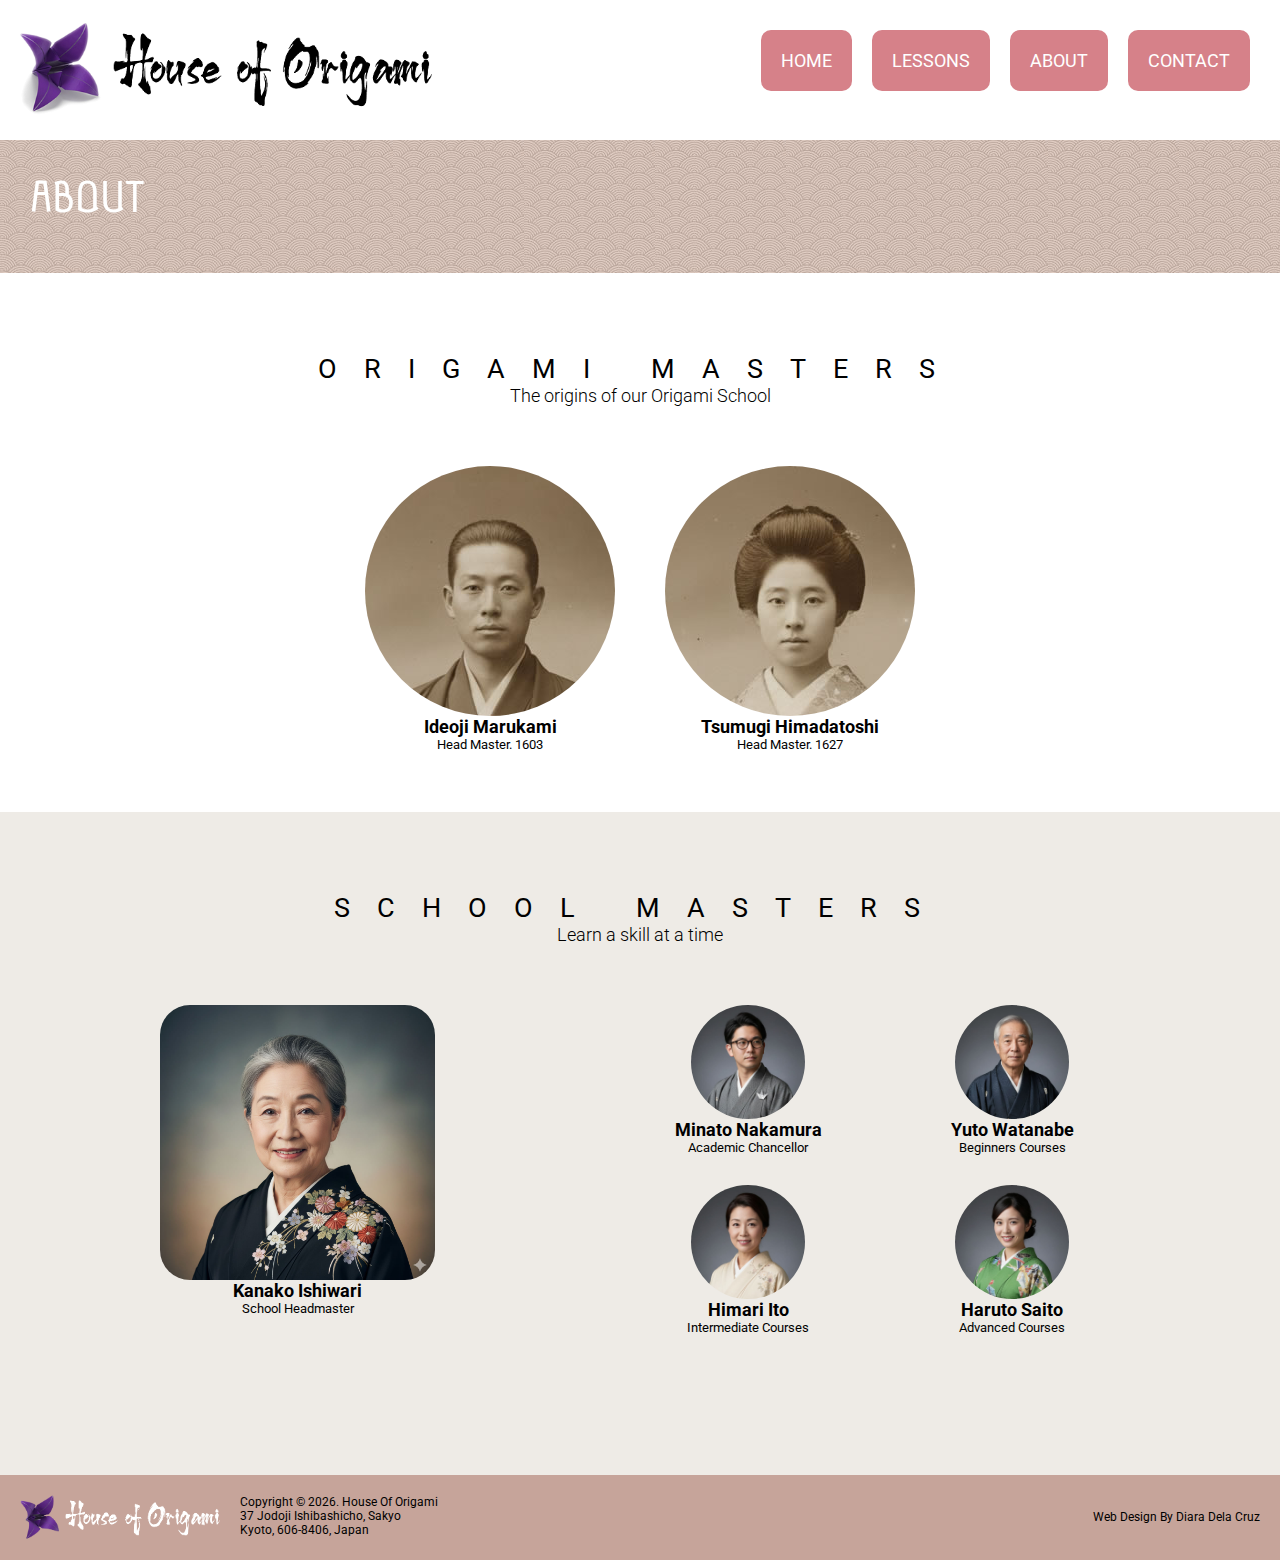
<file: about.html>
<html>
<head>
	<title>About House of Origami</title>
	<link rel="stylesheet" type="text/css" href="css/style.css">
		<link rel="icon" type="image/icon" href="images/favicon.png">
</head>
<body>
	<header>
		<div id="logo">
			<img src="images/origami_logo.png" alt="origami logo">
		</div>
		<nav>
			<ul>
				<li><a href="index.html">HOME</a></li>
				<li><a href="lessons.html">LESSONS</a></li>
				<li><a href="about.html">ABOUT</a></li>
				<li><a href="contact.html">CONTACT</a></li>
			</ul>
		</nav>
		<div class="clearfix"></div>
	</header>
<!--PAGE LABEL-->
<section id="pagelabel">
	<h1>ABOUT</h1>
</section>
<main>
<!--ORIGAMI MASTERS-->
<section>
	<div class="content">
		<h2>ORIGAMI MASTERS</h2>
			<p class="subtitle">The origins of our Origami School</p>
<div id="masters">
	<div class="master-content">
				<img src="images/master01.jpg" alt="Ideoji">
				<p class="name">Ideoji Marukami</p>
				<small>Head Master. 1603</small>
	</div>
	<div class="master-content">
				<img src="images/master02.jpg" alt="Tsumugi">
				<p class="name">Tsumugi Himadatoshi</p>
				<small>Head Master. 1627</small>
	</div>
	</div>
</div>
		<div class="clearfix"></div>
</section>
<!--SCHOOL MASTERS-->
<section class="tan">
	<div class="content">
		<h2>SCHOOL MASTERS</h2>
			<p class="subtitle">Learn a skill at a time</p>
				<div class="master-content">
					<div id="headmaster">
						<img src="images/headmaster.jpg" alt="Kanako">
				<p class="name">Kanako Ishiwari</p>
				<small>School Headmaster</small>
					</div>
				</div>
				<div class="master-content">
					<div class="lessonmasters">
						<div class="lessonmaster-content">
						<img src="images/lessonmaster01.jpg" alt="Minato">
				<p class="name">Minato Nakamura</p>
				<small>Academic Chancellor</small>
			</div>
						<div class="lessonmaster-content">
						<img src="images/lessonmaster02.jpg" alt="Yuto">
				<p class="name">Yuto Watanabe</p>
				<small>Beginners Courses</small>
			</div>
						<div class="lessonmaster-content">
						<img src="images/lessonmaster03.jpg" alt="Himari">
				<p class="name">Himari Ito</p>
				<small>Intermediate Courses</small>
			</div>
						<div class="lessonmaster-content">
						<img src="images/lessonmaster04.jpg" alt="Haruto">
				<p class="name">Haruto Saito</p>
				<small>Advanced Courses</small>
			</div>
					</div>
				</div>
		<div class="clearfix"></div>
	</div>	
</section>
</main>
				<footer>
					<img src="images/origami_logo_dark.png">
					<p id="copyright">
				Copyright &copy; 2026. House of Origami<br>
				37 Jodoji Ishibashicho, Sakyo<br>
				Kyoto, 606-8406, Japan
			</p>
			<p id="designer">
				Web Design by Diara Dela Cruz
			</p>
			<div class="clearfix"></div>
				</footer>
</head>
</html>
</file>
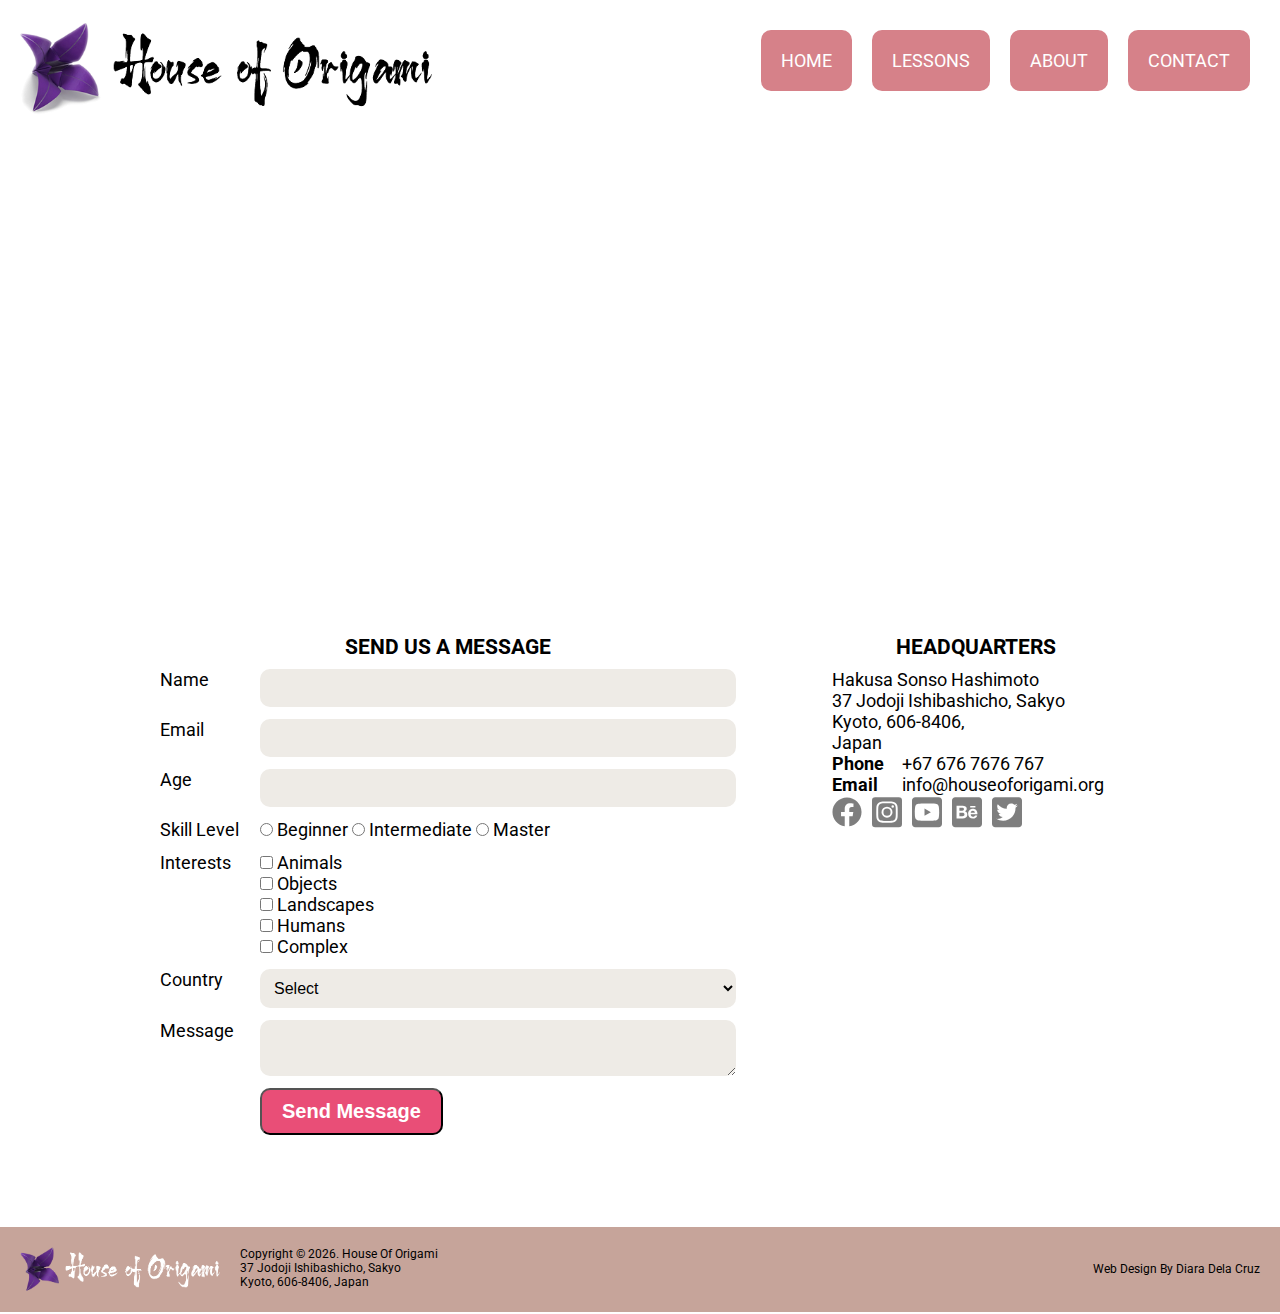
<file: contact.html>
<!DOCTYPE html>
<html>
<head>
	<meta charset="utf-8">
	<meta name="viewport" content="width=device-width, initial-scale=1">
	<title>Contact House of Origami</title>
	<link rel="icon" type="image/icon" href="images/favicon.png">
	<link rel="stylesheet" type="text/css" href="css/style.css">
</head>
<body>
	<header>
		<div id="logo">
			<img src="images/origami_logo.png" alt="origami logo">
		</div>
		<nav>
			<ul>
				<li><a href="index.html">HOME</a></li>
				<li><a href="lessons.html">LESSONS</a></li>
				<li><a href="about.html">ABOUT</a></li>
				<li><a href="contact.html">CONTACT</a></li>
			</ul>
		</nav>
		<div class="clearfix"></div>
	</header>
<main>
	<div class="mapouter">
		<div class="gmap_canvas">
			<iframe src="https://www.google.com/maps/embed?pb=!1m18!1m12!1m3!1d3267.192994750178!2d135.79087851254897!3d35.02690146552502!2m3!1f0!2f0!3f0!3m2!1i1024!2i768!4f13.1!3m3!1m2!1s0x60010903e174b777%3A0x42782836e0f1cb25!2sHakusa%20Sonso%20Hashimoto%20Kansetsu%20Garden%20%26%20Museum!5e0!3m2!1sen!2sph!4v1770178173870!5m2!1sen!2sph" width="100%" height="450" style="border:0;" allowfullscreen="" loading="lazy" referrerpolicy="no-referrer-when-downgrade"></iframe>
		</div>
	</div>
	<section class="section">
		<div class="content contactcontent">
			<div id="form-container">
				<h3>SEND US A MESSAGE</h3>
				<form action="somescript.asp" method="post">
					<div class="form-group">
						<label for="visitor_name">Name</label>
						<input type="text" name="visitor_name" id="visitor_name">
					</div>
					<div class="form-group">
						<label for="visitor_email">Email</label>
						<input type="email" name="visitor_email" id="visitor_email">
					</div>
					<div class="form-group">
						<label for="visitor_age">Age</label>
						<input type="number" name="visitor_age" id="visitor_age">
					</div>
					<div class="form-group">
						<label for="visitor_level">Skill Level</label>
						<div class="form-row">
							<input type="radio" name="visitor_skill" value="1">&nbsp;<span>Beginner</span>&nbsp;
							<input type="radio" name="visitor_skill" value="2">&nbsp;<span>Intermediate</span>&nbsp;
							<input type="radio" name="visitor_skill" value="3">&nbsp;<span>Master</span>&nbsp;
						</div>
					</div>
					<div class="form-group">
						<label for="visitor_interests">Interests</label>
						<div>
							<div class="form-row">
								<input type="checkbox" name="visitor_interests" value="Animals">&nbsp;<span>Animals</span>
							</div>
							<div class="form-row">
								<input type="checkbox" name="visitor_interests" value="Objects">&nbsp;<span>Objects</span>
							</div>
							<div class="form-row">
								<input type="checkbox" name="visitor_interests" value="Landscapes">&nbsp;<span>Landscapes</span>
							</div>
							<div class="form-row">
								<input type="checkbox" name="visitor_interests" value="Humans">&nbsp;<span>Humans</span>
							</div>
							<div class="form-row">
								<input type="checkbox" name="visitor_interests" value="Complex">&nbsp;<span>Complex</span>
							</div>
						</div>
					</div>
					<div class="form-group">
						<label for="visitor_country">Country</label>
								<select id="visitor_country" name="visitor_country">
									<option value="">Select</option>
									<option value="Afghanistan">Afghanistan</option>
									<option value="Aland Islands">Aland Islands</option>
									<option value="Albania">Albania</option>
									<option value="Algeria">Algeria</option>
									<option value="American Samoa">American Samoa</option>
									<option value="Andorra">Andorra</option>
									<option value="Angola">Angola</option>
									<option value="Anguilla">Anguilla</option>
									<option value="Antarctica">Antarctica</option>
									<option value="Antigua and Barbuda">Antigua and Barbuda</option>
									<option value="Argentina">Argentina</option>
									<option value="Armenia">Armenia</option>
									<option value="Aruba">Aruba</option>
									<option value="Australia">Australia</option>
									<option value="Austria">Austria</option>
									<option value="Azerbaijan">Azerbaijan</option>
									<option value="Bahamas">Bahamas</option>
									<option value="Bahrain">Bahrain</option>
									<option value="Bangladesh">Bangladesh</option>
									<option value="Barbados">Barbados</option>
									<option value="Belarus">Belarus</option>
									<option value="Belgium">Belgium</option>
									<option value="Belize">Belize</option>
									<option value="Benin">Benin</option>
									<option value="Bermuda">Bermuda</option>
									<option value="Bhutan">Bhutan</option>
									<option value="Bolivia">Bolivia</option>
									<option value="Bonaire, Sint Eustatius and Saba">Bonaire, Sint Eustatius and Saba</option>
									<option value="Bosnia and Herzegovina">Bosnia and Herzegovina</option>
									<option value="Botswana">Botswana</option>
									<option value="Bouvet Island">Bouvet Island</option>
									<option value="Brazil">Brazil</option>
									<option value="British Indian Ocean Territory">British Indian Ocean Territory</option>
									<option value="Brunei Darussalam">Brunei Darussalam</option>
									<option value="Bulgaria">Bulgaria</option>
									<option value="Burkina Faso">Burkina Faso</option>
									<option value="Burundi">Burundi</option>
									<option value="Cambodia">Cambodia</option>
									<option value="Cameroon">Cameroon</option>
									<option value="Canada">Canada</option>
									<option value="Cape Verde">Cape Verde</option>
									<option value="Cayman Islands">Cayman Islands</option>
									<option value="Central African Republic">Central African Republic</option>
									<option value="Chad">Chad</option>
									<option value="Chile">Chile</option>
									<option value="China">China</option>
									<option value="Christmas Island">Christmas Island</option>
									<option value="Cocos (Keeling) Islands">Cocos (Keeling) Islands</option>
									<option value="Colombia">Colombia</option>
									<option value="Comoros">Comoros</option>
									<option value="Congo">Congo</option>
									<option value="Congo, Democratic Republic of the Congo">Congo, Democratic Republic of the Congo</option>
									<option value="Cook Islands">Cook Islands</option>
									<option value="Costa Rica">Costa Rica</option>
									<option value="Cote D'Ivoire">Cote D'Ivoire</option>
									<option value="Croatia">Croatia</option>
									<option value="Cuba">Cuba</option>
									<option value="Curacao">Curacao</option>
									<option value="Cyprus">Cyprus</option>
									<option value="Czech Republic">Czech Republic</option>
									<option value="Denmark">Denmark</option>
									<option value="Djibouti">Djibouti</option>
									<option value="Dominica">Dominica</option>
									<option value="Dominican Republic">Dominican Republic</option>
									<option value="Ecuador">Ecuador</option>
									<option value="Egypt">Egypt</option>
									<option value="El Salvador">El Salvador</option>
									<option value="Equatorial Guinea">Equatorial Guinea</option>
									<option value="Eritrea">Eritrea</option>
									<option value="Estonia">Estonia</option>
									<option value="Ethiopia">Ethiopia</option>
									<option value="Falkland Islands (Malvinas)">Falkland Islands (Malvinas)</option>
									<option value="Faroe Islands">Faroe Islands</option>
									<option value="Fiji">Fiji</option>
									<option value="Finland">Finland</option>
									<option value="France">France</option>
									<option value="French Guiana">French Guiana</option>
									<option value="French Polynesia">French Polynesia</option>
									<option value="French Southern Territories">French Southern Territories</option>
									<option value="Gabon">Gabon</option>
									<option value="Gambia">Gambia</option>
									<option value="Georgia">Georgia</option>
									<option value="Germany">Germany</option>
									<option value="Ghana">Ghana</option>
									<option value="Gibraltar">Gibraltar</option>
									<option value="Greece">Greece</option>
									<option value="Greenland">Greenland</option>
									<option value="Grenada">Grenada</option>
									<option value="Guadeloupe">Guadeloupe</option>
									<option value="Guam">Guam</option>
									<option value="Guatemala">Guatemala</option>
									<option value="Guernsey">Guernsey</option>
									<option value="Guinea">Guinea</option>
									<option value="Guinea-Bissau">Guinea-Bissau</option>
									<option value="Guyana">Guyana</option>
									<option value="Haiti">Haiti</option>
									<option value="Heard Island and Mcdonald Islands">Heard Island and Mcdonald Islands</option>
									<option value="Holy See (Vatican City State)">Holy See (Vatican City State)</option>
									<option value="Honduras">Honduras</option>
									<option value="Hong Kong">Hong Kong</option>
									<option value="Hungary">Hungary</option>
									<option value="Iceland">Iceland</option>
									<option value="India">India</option>
									<option value="Indonesia">Indonesia</option>
									<option value="Iran, Islamic Republic of">Iran, Islamic Republic of</option>
									<option value="Iraq">Iraq</option>
									<option value="Ireland">Ireland</option>
									<option value="Isle of Man">Isle of Man</option>
									<option value="Israel">Israel</option>
									<option value="Italy">Italy</option>
									<option value="Jamaica">Jamaica</option>
									<option value="Japan">Japan</option>
									<option value="Jersey">Jersey</option>
									<option value="Jordan">Jordan</option>
									<option value="Kazakhstan">Kazakhstan</option>
									<option value="Kenya">Kenya</option>
									<option value="Kiribati">Kiribati</option>
									<option value="Korea, Democratic People's Republic of">Korea, Democratic People's Republic of</option>
									<option value="Korea, Republic of">Korea, Republic of</option>
									<option value="Kosovo">Kosovo</option>
									<option value="Kuwait">Kuwait</option>
									<option value="Kyrgyzstan">Kyrgyzstan</option>
									<option value="Lao People's Democratic Republic">Lao People's Democratic Republic</option>
									<option value="Latvia">Latvia</option>
									<option value="Lebanon">Lebanon</option>
									<option value="Lesotho">Lesotho</option>
									<option value="Liberia">Liberia</option>
									<option value="Libyan Arab Jamahiriya">Libyan Arab Jamahiriya</option>
									<option value="Liechtenstein">Liechtenstein</option>
									<option value="Lithuania">Lithuania</option>
									<option value="Luxembourg">Luxembourg</option>
									<option value="Macao">Macao</option>
									<option value="Macedonia, the Former Yugoslav Republic of">Macedonia, the Former Yugoslav Republic of</option>
									<option value="Madagascar">Madagascar</option>
									<option value="Malawi">Malawi</option>
									<option value="Malaysia">Malaysia</option>
									<option value="Maldives">Maldives</option>
									<option value="Mali">Mali</option>
									<option value="Malta">Malta</option>
									<option value="Marshall Islands">Marshall Islands</option>
									<option value="Martinique">Martinique</option>
									<option value="Mauritania">Mauritania</option>
									<option value="Mauritius">Mauritius</option>
									<option value="Mayotte">Mayotte</option>
									<option value="Mexico">Mexico</option>
									<option value="Micronesia, Federated States of">Micronesia, Federated States of</option>
									<option value="Moldova, Republic of">Moldova, Republic of</option>
									<option value="Monaco">Monaco</option>
									<option value="Mongolia">Mongolia</option>
									<option value="Montenegro">Montenegro</option>
									<option value="Montserrat">Montserrat</option>
									<option value="Morocco">Morocco</option>
									<option value="Mozambique">Mozambique</option>
									<option value="Myanmar">Myanmar</option>
									<option value="Namibia">Namibia</option>
									<option value="Nauru">Nauru</option>
									<option value="Nepal">Nepal</option>
									<option value="Netherlands">Netherlands</option>
									<option value="Netherlands Antilles">Netherlands Antilles</option>
									<option value="New Caledonia">New Caledonia</option>
									<option value="New Zealand">New Zealand</option>
									<option value="Nicaragua">Nicaragua</option>
									<option value="Niger">Niger</option>
									<option value="Nigeria">Nigeria</option>
									<option value="Niue">Niue</option>
									<option value="Norfolk Island">Norfolk Island</option>
									<option value="Northern Mariana Islands">Northern Mariana Islands</option>
									<option value="Norway">Norway</option>
									<option value="Oman">Oman</option>
									<option value="Pakistan">Pakistan</option>
									<option value="Palau">Palau</option>
									<option value="Palestinian Territory, Occupied">Palestinian Territory, Occupied</option>
									<option value="Panama">Panama</option>
									<option value="Papua New Guinea">Papua New Guinea</option>
									<option value="Paraguay">Paraguay</option>
									<option value="Peru">Peru</option>
									<option value="Philippines">Philippines</option>
									<option value="Pitcairn">Pitcairn</option>
									<option value="Poland">Poland</option>
									<option value="Portugal">Portugal</option>
									<option value="Puerto Rico">Puerto Rico</option>
									<option value="Qatar">Qatar</option>
									<option value="Reunion">Reunion</option>
									<option value="Romania">Romania</option>
									<option value="Russian Federation">Russian Federation</option>
									<option value="Rwanda">Rwanda</option>
									<option value="Saint Barthelemy">Saint Barthelemy</option>
									<option value="Saint Helena">Saint Helena</option>
									<option value="Saint Kitts and Nevis">Saint Kitts and Nevis</option>
									<option value="Saint Lucia">Saint Lucia</option>
									<option value="Saint Martin">Saint Martin</option>
									<option value="Saint Pierre and Miquelon">Saint Pierre and Miquelon</option>
									<option value="Saint Vincent and the Grenadines">Saint Vincent and the Grenadines</option>
									<option value="Samoa">Samoa</option>
									<option value="San Marino">San Marino</option>
									<option value="Sao Tome and Principe">Sao Tome and Principe</option>
									<option value="Saudi Arabia">Saudi Arabia</option>
									<option value="Senegal">Senegal</option>
									<option value="Serbia">Serbia</option>
									<option value="Serbia and Montenegro">Serbia and Montenegro</option>
									<option value="Seychelles">Seychelles</option>
									<option value="Sierra Leone">Sierra Leone</option>
									<option value="Singapore">Singapore</option>
									<option value="Sint Maarten">Sint Maarten</option>
									<option value="Slovakia">Slovakia</option>
									<option value="Slovenia">Slovenia</option>
									<option value="Solomon Islands">Solomon Islands</option>
									<option value="Somalia">Somalia</option>
									<option value="South Africa">South Africa</option>
									<option value="South Georgia and the South Sandwich Islands">South Georgia and the South Sandwich Islands</option>
									<option value="South Sudan">South Sudan</option>
									<option value="Spain">Spain</option>
									<option value="Sri Lanka">Sri Lanka</option>
									<option value="Sudan">Sudan</option>
									<option value="Suriname">Suriname</option>
									<option value="Svalbard and Jan Mayen">Svalbard and Jan Mayen</option>
									<option value="Swaziland">Swaziland</option>
									<option value="Sweden">Sweden</option>
									<option value="Switzerland">Switzerland</option>
									<option value="Syrian Arab Republic">Syrian Arab Republic</option>
									<option value="Taiwan, Province of China">Taiwan, Province of China</option>
									<option value="Tajikistan">Tajikistan</option>
									<option value="Tanzania, United Republic of">Tanzania, United Republic of</option>
									<option value="Thailand">Thailand</option>
									<option value="Timor-Leste">Timor-Leste</option>
									<option value="Togo">Togo</option>
									<option value="Tokelau">Tokelau</option>
									<option value="Tonga">Tonga</option>
									<option value="Trinidad and Tobago">Trinidad and Tobago</option>
									<option value="Tunisia">Tunisia</option>
									<option value="Turkey">Turkey</option>
									<option value="Turkmenistan">Turkmenistan</option>
									<option value="Turks and Caicos Islands">Turks and Caicos Islands</option>
									<option value="Tuvalu">Tuvalu</option>
									<option value="Uganda">Uganda</option>
									<option value="Ukraine">Ukraine</option>
									<option value="United Arab Emirates">United Arab Emirates</option>
									<option value="United Kingdom">United Kingdom</option>
									<option value="United States">United States</option>
									<option value="United States Minor Outlying Islands">United States Minor Outlying Islands</option>
									<option value="Uruguay">Uruguay</option>
									<option value="Uzbekistan">Uzbekistan</option>
									<option value="Vanuatu">Vanuatu</option>
									<option value="Venezuela">Venezuela</option>
									<option value="Viet Nam">Viet Nam</option>
									<option value="Virgin Islands, British">Virgin Islands, British</option>
									<option value="Virgin Islands, U.s.">Virgin Islands, U.s.</option>
									<option value="Wallis and Futuna">Wallis and Futuna</option>
									<option value="Western Sahara">Western Sahara</option>
									<option value="Yemen">Yemen</option>
									<option value="Zambia">Zambia</option>
									<option value="Zimbabwe">Zimbabwe</option>
								</select>
					</div>
					<div class="form-group">
						<label for="visitor_message">Message</label>
						<textarea></textarea>
					</div>
				<div class="form-group">
				<label for="visitor_submit"></label>
				<input type="submit" value="Send Message">
				</div>
			</form>
		</div>
		<div id="contactinfo-container">
			<h3>HEADQUARTERS</h3>
			<p>Hakusa Sonso Hashimoto<br>
			37 Jodoji Ishibashicho, Sakyo<br>
			Kyoto, 606-8406,<br>
			Japan</p>
		<div class="contact-row">
		<label>Phone</label>
	<span>+67 676 7676 767</span>
		</div>
		<div class="contact-row">
		<label>Email</label>
	<span>info@houseoforigami.org</span>
		</div>
								<ul class="socmed-container">
							<li><a href="#"><svg xmlns="http://www.w3.org/2000/svg" viewBox="0 0 512 512"><!--! Font Awesome Pro 6.4.0 by @fontawesome - https://fontawesome.com License - https://fontawesome.com/license (Commercial License) Copyright 2023 Fonticons, Inc. --><path d="M504 256C504 119 393 8 256 8S8 119 8 256c0 123.78 90.69 226.38 209.25 245V327.69h-63V256h63v-54.64c0-62.15 37-96.48 93.67-96.48 27.14 0 55.52 4.84 55.52 4.84v61h-31.28c-30.8 0-40.41 19.12-40.41 38.73V256h68.78l-11 71.69h-57.78V501C413.31 482.38 504 379.78 504 256z"/></a></svg></i>

							<li><a href="#"><svg xmlns="http://www.w3.org/2000/svg" viewBox="0 0 448 512"><!--! Font Awesome Pro 6.4.0 by @fontawesome - https://fontawesome.com License - https://fontawesome.com/license (Commercial License) Copyright 2023 Fonticons, Inc. --><path d="M224,202.66A53.34,53.34,0,1,0,277.36,256,53.38,53.38,0,0,0,224,202.66Zm124.71-41a54,54,0,0,0-30.41-30.41c-21-8.29-71-6.43-94.3-6.43s-73.25-1.93-94.31,6.43a54,54,0,0,0-30.41,30.41c-8.28,21-6.43,71.05-6.43,94.33S91,329.26,99.32,350.33a54,54,0,0,0,30.41,30.41c21,8.29,71,6.43,94.31,6.43s73.24,1.93,94.3-6.43a54,54,0,0,0,30.41-30.41c8.35-21,6.43-71.05,6.43-94.33S357.1,182.74,348.75,161.67ZM224,338a82,82,0,1,1,82-82A81.9,81.9,0,0,1,224,338Zm85.38-148.3a19.14,19.14,0,1,1,19.13-19.14A19.1,19.1,0,0,1,309.42,189.74ZM400,32H48A48,48,0,0,0,0,80V432a48,48,0,0,0,48,48H400a48,48,0,0,0,48-48V80A48,48,0,0,0,400,32ZM382.88,322c-1.29,25.63-7.14,48.34-25.85,67s-41.4,24.63-67,25.85c-26.41,1.49-105.59,1.49-132,0-25.63-1.29-48.26-7.15-67-25.85s-24.63-41.42-25.85-67c-1.49-26.42-1.49-105.61,0-132,1.29-25.63,7.07-48.34,25.85-67s41.47-24.56,67-25.78c26.41-1.49,105.59-1.49,132,0,25.63,1.29,48.33,7.15,67,25.85s24.63,41.42,25.85,67.05C384.37,216.44,384.37,295.56,382.88,322Z"/></a></svg></li>
							
							<li><a href="#"><svg xmlns="http://www.w3.org/2000/svg" viewBox="0 0 448 512"><!--! Font Awesome Pro 6.4.0 by @fontawesome - https://fontawesome.com License - https://fontawesome.com/license (Commercial License) Copyright 2023 Fonticons, Inc. --><path d="M186.8 202.1l95.2 54.1-95.2 54.1V202.1zM448 80v352c0 26.5-21.5 48-48 48H48c-26.5 0-48-21.5-48-48V80c0-26.5 21.5-48 48-48h352c26.5 0 48 21.5 48 48zm-42 176.3s0-59.6-7.6-88.2c-4.2-15.8-16.5-28.2-32.2-32.4C337.9 128 224 128 224 128s-113.9 0-142.2 7.7c-15.7 4.2-28 16.6-32.2 32.4-7.6 28.5-7.6 88.2-7.6 88.2s0 59.6 7.6 88.2c4.2 15.8 16.5 27.7 32.2 31.9C110.1 384 224 384 224 384s113.9 0 142.2-7.7c15.7-4.2 28-16.1 32.2-31.9 7.6-28.5 7.6-88.1 7.6-88.1z"/></a></svg></li>
							
							<li><a href="#"><svg xmlns="http://www.w3.org/2000/svg" viewBox="0 0 448 512"><!--! Font Awesome Pro 6.4.0 by @fontawesome - https://fontawesome.com License - https://fontawesome.com/license (Commercial License) Copyright 2023 Fonticons, Inc. --><path d="M186.5 293c0 19.3-14 25.4-31.2 25.4h-45.1v-52.9h46c18.6.1 30.3 7.8 30.3 27.5zm-7.7-82.3c0-17.7-13.7-21.9-28.9-21.9h-39.6v44.8H153c15.1 0 25.8-6.6 25.8-22.9zm132.3 23.2c-18.3 0-30.5 11.4-31.7 29.7h62.2c-1.7-18.5-11.3-29.7-30.5-29.7zM448 80v352c0 26.5-21.5 48-48 48H48c-26.5 0-48-21.5-48-48V80c0-26.5 21.5-48 48-48h352c26.5 0 48 21.5 48 48zM271.7 185h77.8v-18.9h-77.8V185zm-43 110.3c0-24.1-11.4-44.9-35-51.6 17.2-8.2 26.2-17.7 26.2-37 0-38.2-28.5-47.5-61.4-47.5H68v192h93.1c34.9-.2 67.6-16.9 67.6-55.9zM380 280.5c0-41.1-24.1-75.4-67.6-75.4-42.4 0-71.1 31.8-71.1 73.6 0 43.3 27.3 73 71.1 73 33.2 0 54.7-14.9 65.1-46.8h-33.7c-3.7 11.9-18.6 18.1-30.2 18.1-22.4 0-34.1-13.1-34.1-35.3h100.2c.1-2.3.3-4.8.3-7.2z"/></a></svg></li>
							
							<li><a href="#"><svg xmlns="http://www.w3.org/2000/svg" viewBox="0 0 448 512"><!--! Font Awesome Pro 6.4.0 by @fontawesome - https://fontawesome.com License - https://fontawesome.com/license (Commercial License) Copyright 2023 Fonticons, Inc. --><path d="M400 32H48C21.5 32 0 53.5 0 80v352c0 26.5 21.5 48 48 48h352c26.5 0 48-21.5 48-48V80c0-26.5-21.5-48-48-48zm-48.9 158.8c.2 2.8.2 5.7.2 8.5 0 86.7-66 186.6-186.6 186.6-37.2 0-71.7-10.8-100.7-29.4 5.3.6 10.4.8 15.8.8 30.7 0 58.9-10.4 81.4-28-28.8-.6-53-19.5-61.3-45.5 10.1 1.5 19.2 1.5 29.6-1.2-30-6.1-52.5-32.5-52.5-64.4v-.8c8.7 4.9 18.9 7.9 29.6 8.3a65.447 65.447 0 0 1-29.2-54.6c0-12.2 3.2-23.4 8.9-33.1 32.3 39.8 80.8 65.8 135.2 68.6-9.3-44.5 24-80.6 64-80.6 18.9 0 35.9 7.9 47.9 20.7 14.8-2.8 29-8.3 41.6-15.8-4.9 15.2-15.2 28-28.8 36.1 13.2-1.4 26-5.1 37.8-10.2-8.9 13.1-20.1 24.7-32.9 34z"/></a></svg></li>
					</ul>
			</div>
		</div>
	</section>
</main>
				<footer>
					<img src="images/origami_logo_dark.png">
					<p id="copyright">
				Copyright &copy; 2026. House of Origami<br>
				37 Jodoji Ishibashicho, Sakyo<br>
				Kyoto, 606-8406, Japan
			</p>
			<p id="designer">
				Web Design by Diara Dela Cruz
			<div class="clearfix"></div>
				</footer>
</body>
</html>
</file>
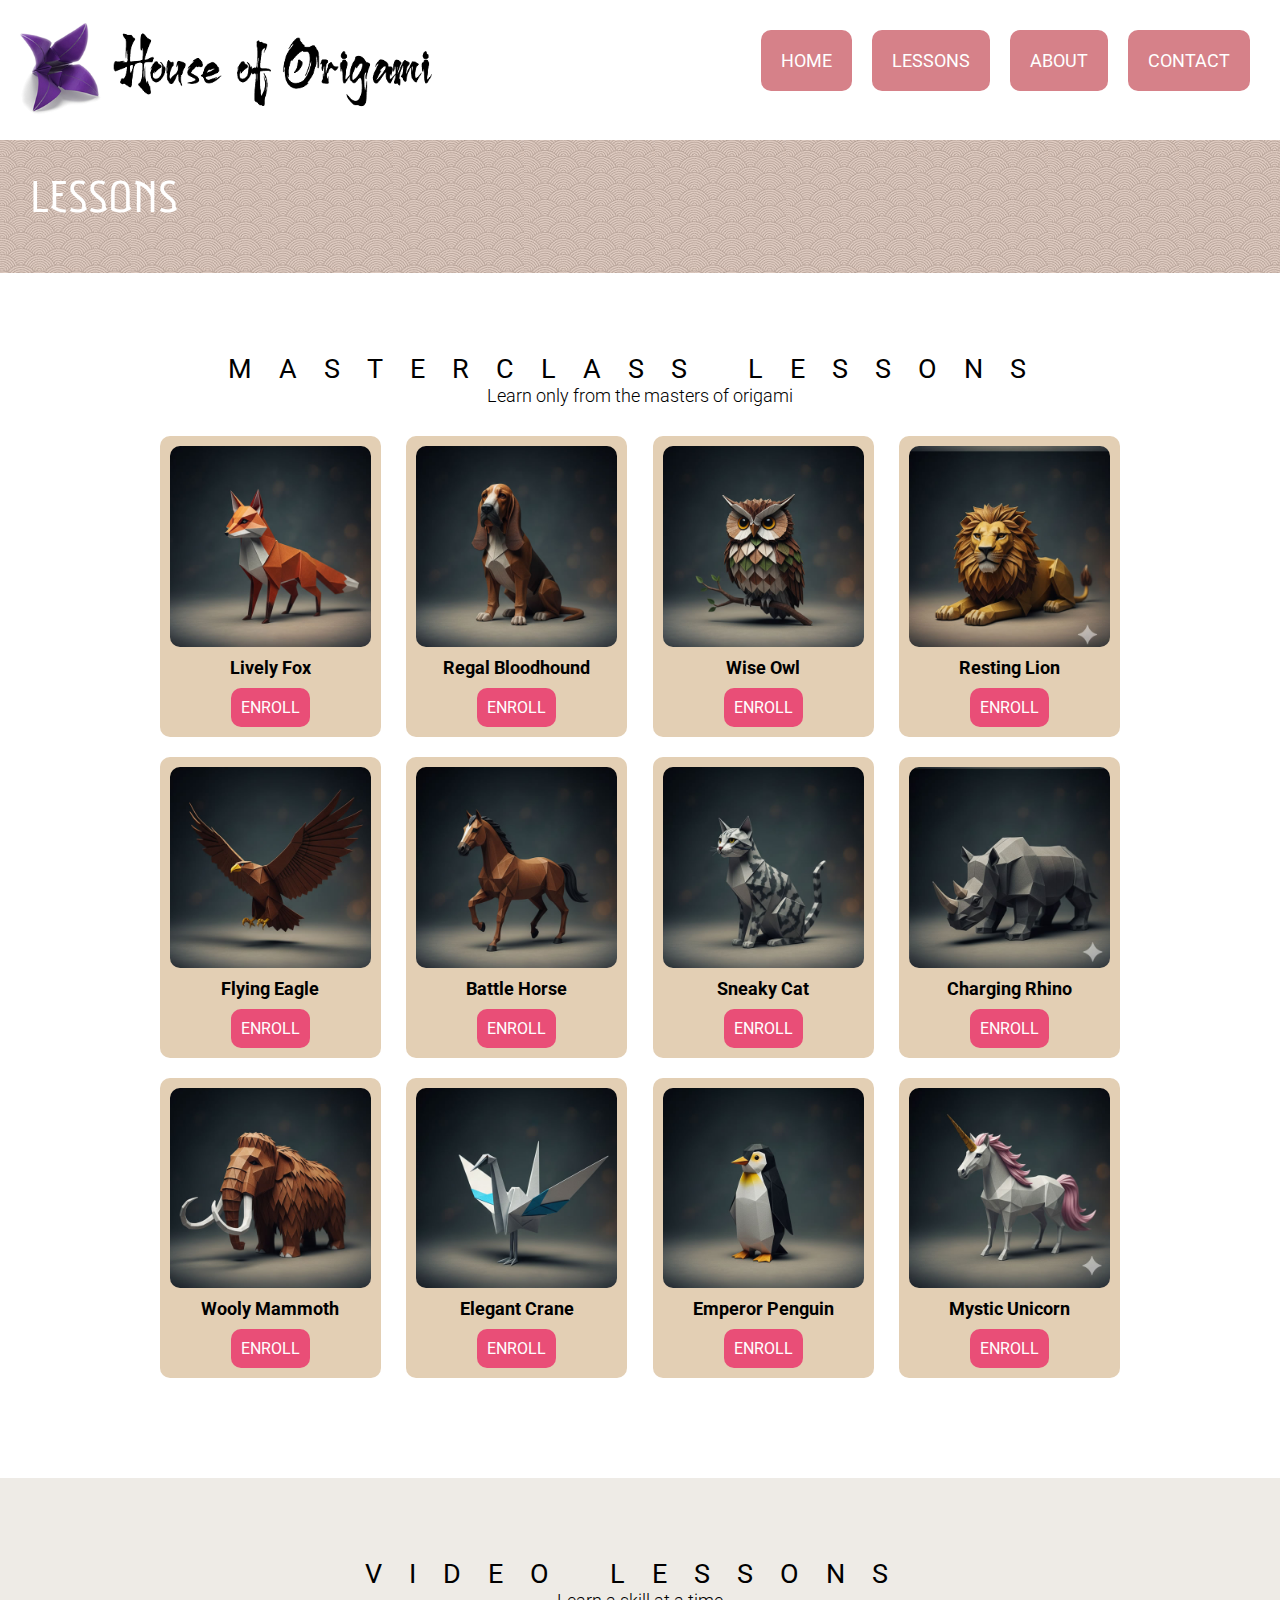
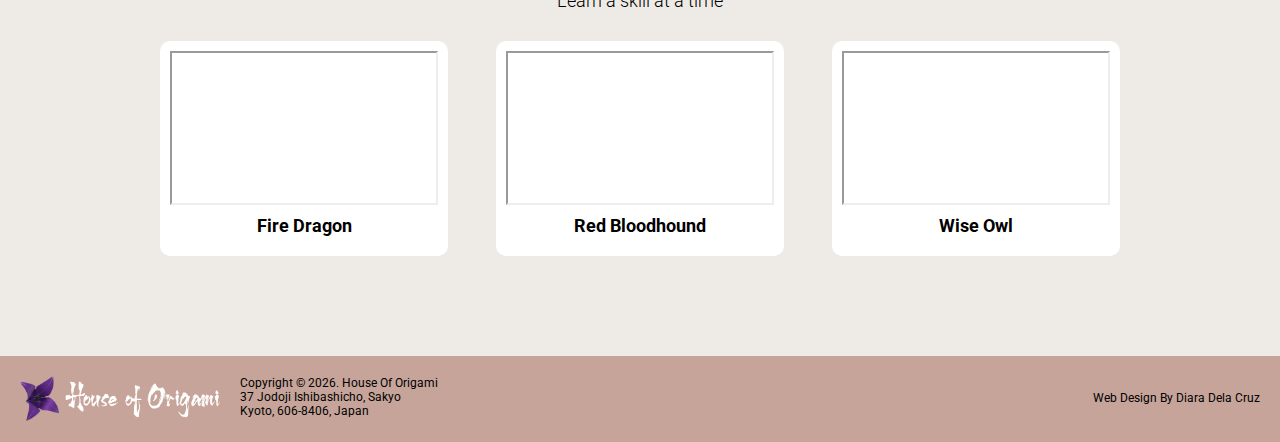
<file: lessons.html>
<html>
<head>
    <title>Lessons from House of Origami</title>

    <!-- google fonts links -->
    <link rel="preconnect" href="https://fonts.googleapis.com">
    <link rel="preconnect" href="https://fonts.gstatic.com" crossorigin>
    <link href="https://fonts.googleapis.com/css2?family=Aubrey&family=Lora&family=Roboto:wght@300;400;700&display=swap" rel="stylesheet">

    <!-- css links -->
    <link rel="stylesheet" href="css/style.css">
        <link rel="icon" type="image/icon" href="images/favicon.png">
</head>

<body>
<header>
    <div id="logo">
        <img src="images/origami_logo.png" alt="origami logo">
    </div>

    <nav>
        <ul>
            <li><a href="index.html">HOME</a></li>
            <li><a href="lessons.html">LESSONS</a></li>
            <li><a href="about.html">ABOUT</a></li>
            <li><a href="contact.html">CONTACT</a></li>
        </ul>
    </nav>

    <div class="clearfix"></div>
</header>

<!-- PAGE LABEL -->
<section id="pagelabel">
    <h1>LESSONS</h1>
</section>

<section class="section">
    <div class="content">
        <h2>masterclass lessons</h2>
        <p class="subtitle">Learn only from the masters of origami</p>

        <div class="card-container lessons">

            <div class="card">
                <img src="images/lesson01.jpg">
                <h3>Lively Fox</h3>
                <p class="button"><a class="button">ENROLL</a></p>
            </div>

            <div class="card">
                <img src="images/lesson02.jpg">
                <h3>Regal Bloodhound</h3>
                <p class="button"><a class="button">ENROLL</a></p>
            </div>

            <div class="card">
                <img src="images/lesson03.jpg">
                <h3>Wise Owl</h3>
                <p class="button"><a class="button">ENROLL</a></p>
            </div>

            <div class="card">
                <img src="images/lesson04.jpg">
                <h3>Resting Lion</h3>
                <p class="button"><a class="button">ENROLL</a></p>
            </div>

            <div class="card">
                <img src="images/lesson05.jpg">
                <h3>Flying Eagle</h3>
                <p class="button"><a class="button">ENROLL</a></p>
            </div>

            <div class="card">
                <img src="images/lesson06.jpg">
                <h3>Battle Horse</h3>
                <p class="button"><a class="button">ENROLL</a></p>
            </div>

            <div class="card">
                <img src="images/lesson07.jpg">
                <h3>Sneaky Cat</h3>
                <p class="button"><a class="button">ENROLL</a></p>
            </div>

            <div class="card">
                <img src="images/lesson08.jpg">
                <h3>Charging Rhino</h3>
                <p class="button"><a class="button">ENROLL</a></p>
            </div>

            <div class="card">
                <img src="images/lesson09.jpg">
                <h3>Wooly Mammoth</h3>
                <p class="button"><a class="button">ENROLL</a></p>
            </div>

            <div class="card">
                <img src="images/lesson10.jpg">
                <h3>Elegant Crane</h3>
                <p class="button"><a class="button">ENROLL</a></p>
            </div>

            <div class="card">
                <img src="images/lesson11.jpg">
                <h3>Emperor Penguin</h3>
                <p class="button"><a class="button">ENROLL</a></p>
            </div>

            <div class="card">
                <img src="images/lesson12.jpg">
                <h3>Mystic Unicorn</h3>
                <p class="button"><a class="button">ENROLL</a></p>
            </div>

        </div>
    </div>
</section>

<section class="tan">
    <div class="content">
        <h2>Video Lessons</h2>
        <p class="subtitle">Learn a skill at a time</p>

        <div class="card-container lessons videos">

            <div class="card">
                <iframe width="100%" src="https://www.youtube.com/embed/25qjLa9ZzBM"
                        title="YouTube video player"></iframe>
                <h3>Fire Dragon</h3>
            </div>

            <div class="card">
                <iframe width="100%" src="https://www.youtube.com/embed/lZXbbO62WUk"
                        title="YouTube video player"></iframe>
                <h3>Red Bloodhound</h3>
            </div>

            <div class="card">
                <iframe width="100%" src="https://www.youtube.com/embed/na4XF5zVn6w"
                        title="YouTube video player"></iframe>
                <h3>Wise Owl</h3>
            </div>

        </div>
    </div>
</section>

</main>

<footer>
    <img src="images/origami_logo_dark.png" alt="origami logo dark">

    <p id="copyright">
        copyright &copy; 2026. house of origami<br>
        37 jodoji ishibashicho, sakyo<br>
        kyoto, 606-8406, japan
    </p>

    <p id="designer">Web design by Diara Dela Cruz </p>
    <div class="clearfix"></div>
</footer>

</body>
</html>
</file>
<file: css/style.css>
@import url('https://fonts.googleapis.com/css2?family=Aubrey&family=Roboto:ital,wght@0,100..900;1,100..900&display=swap');

* {
	margin: 0;
	box-sizing: border-box;
}
img {
	max-width: 100%;
	border-radius: 10px;
}
.clearfix {
	clear: both;
}

/* TEXT */
h1 {
	font-family: "Aubrey", system-ui;
  	font-weight: 800;
  	font-size: 40px;
  	text-transform: capitalize;
  	text-align: left;
  	margin-bottom: 20px;
}
h2 {
	font-weight: 400;
	text-transform: uppercase;
	text-align: center;
	letter-spacing: 1em;
}
h3 {
	text-align: center;
	text-transform: capitalize;
	margin: 10px 0;
}
p.subtitle {
	font-weight: 300;
	text-align: center;
	margin-bottom:30px;
}
p.name {
	font-weight: 700;
	text-transform: capitalize;
}
p.skilllevel {
	font-size: 20px;
	font-weight: 600;
	color: #ffffff;
}
small {
	font-size: 13px;
	text-transform: capitalize;
}

/* BASE */
body {
	font-family: "Roboto", sans-serif;
	font-weight: 400;
	font-size: 18px;
}
header {
	padding: 20px;
}
#logo {
	float: left;
}
#logo img {
	height: 100px;
}
nav {
	float: right;
}
nav ul {
	list-style: none;
}
nav ul li {
	float: left;
	padding: 20px;
	margin: 10px;
	background-color: #D68189;
	border-radius: 10px;
}
nav ul li a {
	color: #ffffff;
	text-transform: uppercase;
	text-decoration: none;
}
footer {
	text-transform: capitalize;
	font-size: 12px;
	width: 100%;
	padding: 20px;
	background-color: #C6A49A;
}
footer img {
	float: left;
	width: 200px;
}
#copyright {
	float: left;
	margin-left: 20px;
}
#designer {
	float: right;
	margin-top: 15px;
}

/* SECTION */
section {
	width: 100%;
	padding: 30px;
}
section.tan {
	background-color: #EEEBE6;
}
.content {
	width: 960px;
	margin: 0 auto;
	padding: 50px 0;
}
#pagelabel {
	background-color: #C6A49A;
	background-image: url(../images/bg_tile.png);
}
#pagelabel h1 {
	font-weight: 400;
	font-size: 50px;
	color: #ffffff;
	text-transform: uppercase;
}

/* featured lesson *********/
.featured-img img  {
	border-radius:10px;
}

.featured-text{
	display:flex;
}
.featured-text h3{
	text-align: left;
	font-size: 18px;
	margin-top:30px;
}
.featured-text p{
	margin-top:25px;
}
.featured-cta{
	margin-top:30px;
	margin-left:30px;
	flex:0 0 350px;
	background-color:#C6A49A;;
	padding:30px;
	text-align:center;
	color:white;
	border-radius:10px;
	
}
.featured-cta h2{
	font-face: sans-serif;
	font-size: 25px;
	font-weight: 600;
	letter-spacing: 1px;
	line-height: 40px;
}

.featured-cta p{
	margin-top: 30px;
}
.featured-cta sup{
	font-size:18px;
}

.featured-cta sup{
	font-size:18px;
}

.price{
	background-color:#E3CFB4;;
	text-align:center;
	width:100px;
	height:100px;
	margin:0 auto;
	border-radius:50%;
	font-size:40px;
	border:3px solid white;
}
.price span{
	display:inline-block;
	margin-top:25px;
	color:#E94E77;
}

a.button{
	background-color:#E94E77;
	padding:10px 20px;
	color:white;
	border-radius:10px;
	cursor:pointer;
}

a.button:hover{
	background-color:black;
}


/* ABOUT */
#masters {
	width: 600px;
	margin: 0 auto;
}
.master-content {
	text-align: center;
	width: 50%;
	float: left;
	margin: 30px 0;
}
.master-content img {
	border-radius: 50%;
}
#headmaster {
	margin-left: 0;
	width: 275px;
}
#headmaster img {
	border-radius: 30px;
}
#lessons {
	margin-top: 20px;
}
.lesson {
	font-size: 16px;
	background-color: #ffffff;
	width: 225px;
	float: left;
	padding: 10px;
	margin-left: 20px;
}
.lesson:first-child {
	margin-left: 0;
}
.skill {
	font-size: 14px;
	width: 100px;
	background-color: #e94377;
	margin-top: 30px;
	padding: 10px;
	text-transform: uppercase;
	text-align: center;
	border-radius: 10px;
}

.lessonmasters {
	display:flex;
	justify-content:space-between;
	align-items:flex-start;
	flex-wrap:wrap;
}

.lessonmaster-content{
	text-align:center;
	flex:0 0 45%;
	margin-bottom:30px;
}

.lessonmaster-content img{
	width:114px;
	border-radius:50%;
	border:5px solid var(--lighttan);
}

.lessonmaster-content img:hover{
	width:114px;
	border:5px solid var(--darkpink);
}
	
/*MASTERCLASS LESSONS***/
.card-container{
	display:flex;
	justify-content: space-between;
}
.card-container{
	flex-wrap: wrap;
}
.card {
	padding: 10px;
	border-radius:10px;
	background-color: #ffffff;
	width: 23%;
	margin-bottom: 20px;
	display: flex;
	flex-direction: column;
	align-items: flex-start;
}
.card img{
	border-radius: 10px;
}
.card h3 {
	align-self: center;
	font-size:18px;
}
.card p {
	font-size:16px;
}
.card .button {
	padding:10px;
}
.lesson-description{
	flex-grow: 1;
}
.lessons .card{
	align-items:center;
	background-color: #E3CFB4;
}
.lessons.videos .card {
	width: 30%;
	background-color: #ffffff;
}
.lessons .card h3 {
	flex-grow: 1;
}


/*CONTACTS***/
.contactcontent {
	display:flex;
	justify-content: space-between;
}
.mapouter {
	position: relative;
	text-align: right;
	height: 400px;
	width: 100%;
	margin: 0;
}
.gmap_canvas{
	overflow: hidden;
	background:none!important;
	height: 400px;
	width: 100%;
	margin: 0;
}
#form-container{
	flex-basis: 60%;
}
#contactinfo-container{
	flex-basis: 30%;
}
.form-group{
	display: flex;
	flex-direction: row;
	align-items: flex-start;
	margin-bottom: 12px;
}
.form-group label {
	flex-basis: 100px;
}
.form-group input[type="text"],
.form-group input[type="email"],
.form-group input[type="number"],
.form-group select,
.form-group textarea
{
	flex:1 1 300px;
	font-size: 16px;
	border-radius: 10px;
	background-color: #eeebe6;
	border: none;
	padding: 10px;
}
.form-group input:focus,
.form-group select:focus,
.form-group textarea:focus
{
	outline:none !important;
}
.form-row {
	display:flex;
	align-items: center;
}
.form-group input[type="submit"] {
	background-color:#e94e77;
	color: #ffffff;
	font-size: 20px;
	font-weight: 700;
	padding: 10px 20px;
	cursor: pointer;
	border-radius: 10px;
}
.form-group input[type="submit"]:hover {
	background-color: #000000;
}
.contact-row {
	display: flex;
	align-items:center;
}
.contact-row label {
	flex-basis: 70px;
	font-weight: 700;
}
.socmed-container{
	display:flex;
	align-items: center;
}
ul.socmed-container{
	padding:0;
}
ul.socmed-container li {
	list-style:none;
}
ul.socmed-container li svg {
	width: 30px;
	margin-right: 10px;
	opacity: .5;
	transition: margin-top .2s;
}
ul.socmed-container li svg:hover{
	opacity: 1;
	margin-top: -5px;
}
</file>
